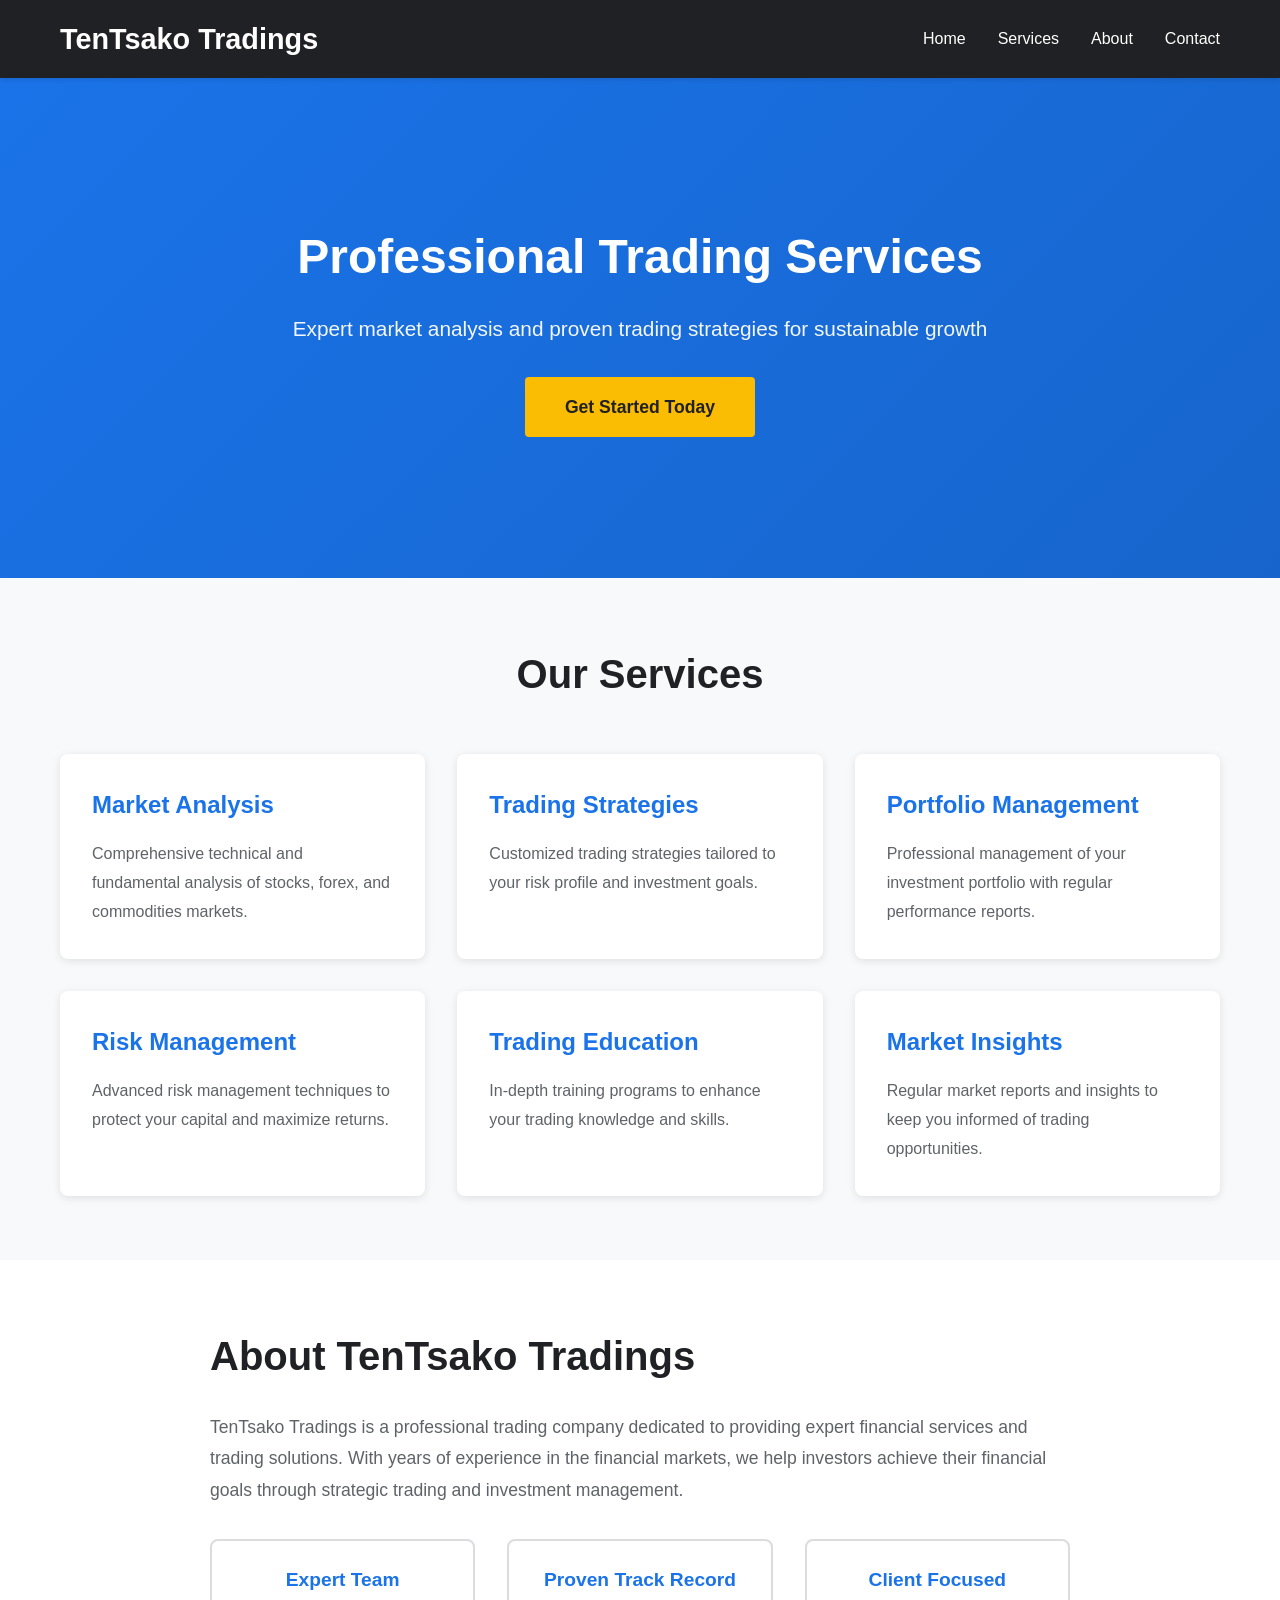
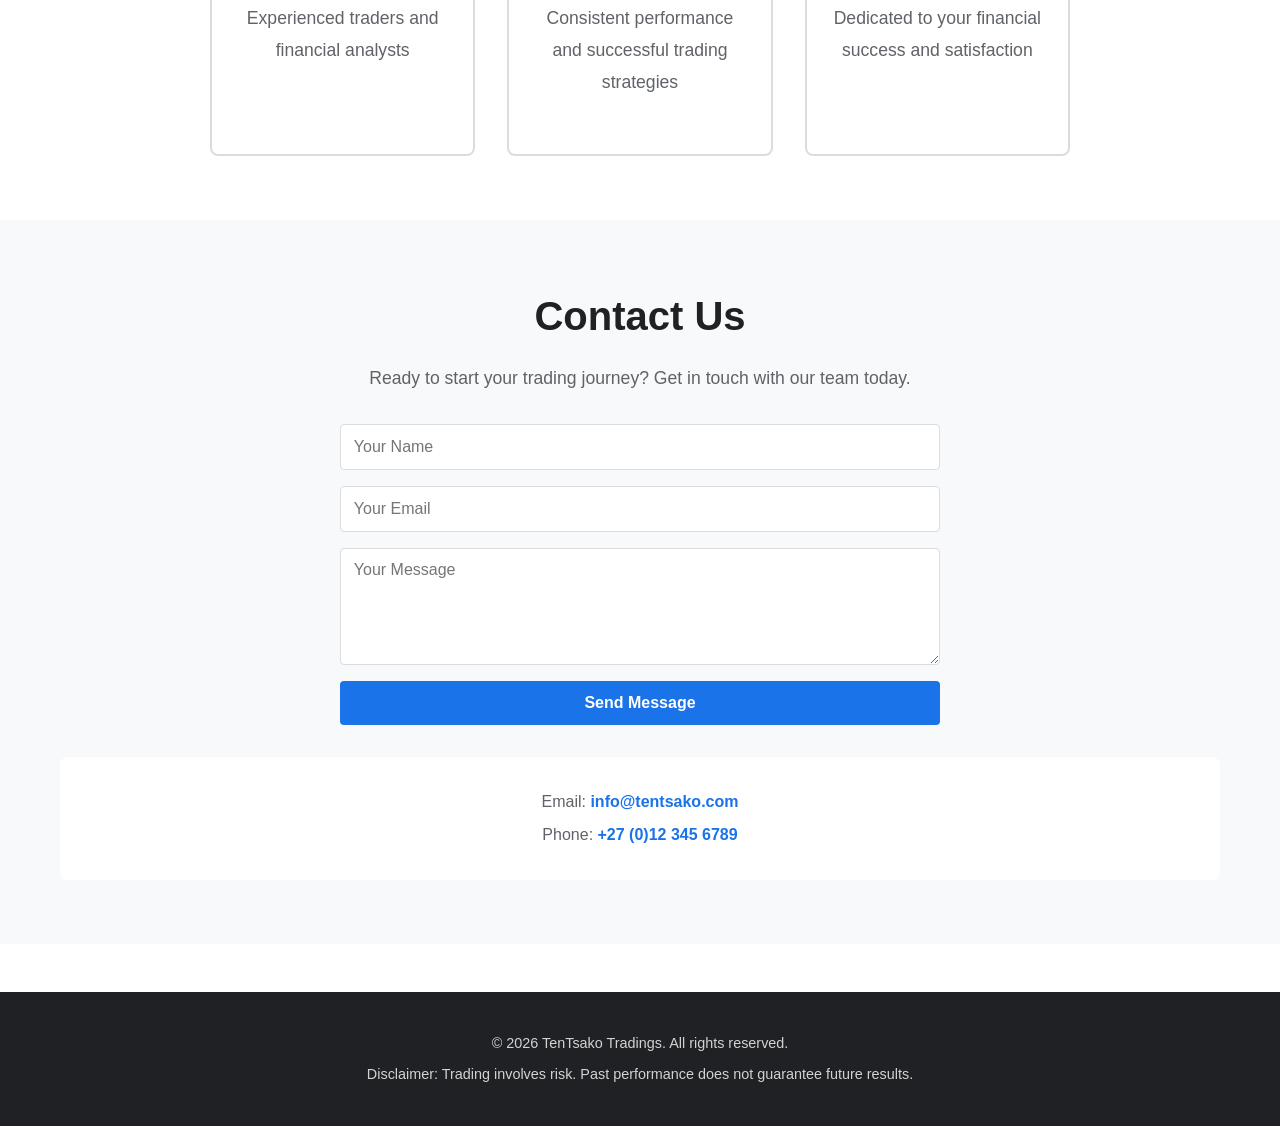
<file: index.html>
<!DOCTYPE html>
<html lang="en">
<head>
    <meta charset="UTF-8">
    <meta name="viewport" content="width=device-width, initial-scale=1.0">
    <meta name="description" content="TenTsako Tradings - Professional trading services and financial solutions. Expert analysis, market insights, and trading strategies for investors.">
    <meta name="keywords" content="trading, investments, financial services, market analysis, trading strategies, stocks, forex, commodities">
    <meta name="author" content="TenTsako Tradings">
    <meta name="robots" content="index, follow">
    <meta name="google-site-verification" content="PrsLR5v_vXcMheak1HKGZEUGN9efBjy14UYaDNEeK4Q" />
    <meta property="og:title" content="TenTsako Tradings - Professional Trading Services">
    <meta property="og:description" content="Expert trading services and financial solutions for serious investors.">
    <meta property="og:type" content="website">
    <meta property="og:image" content="https://tebogoluciabaloyi.github.io/TenTsako/assets/logo.png">
    <meta name="twitter:card" content="summary_large_image">
    <meta name="twitter:title" content="TenTsako Tradings">
    <meta name="twitter:description" content="Professional trading services and financial solutions">
    
    <title>TenTsako Tradings - Expert Trading Services & Financial Solutions</title>
    <link rel="canonical" href="https://tebogoluciabaloyi.github.io/TenTsako/">
    <link rel="stylesheet" href="styles.css">
    <link rel="icon" type="image/png" href="assets/favicon.png">
    
    <!-- Schema.org Structured Data -->
    <script type="application/ld+json">
    {
        "@context": "https://schema.org",
        "@type": "Organization",
        "name": "TenTsako Tradings",
        "url": "https://tebogoluciabaloyi.github.io/TenTsako/",
        "logo": "https://tebogoluciabaloyi.github.io/TenTsako/assets/logo.png",
        "description": "Professional trading services and financial solutions",
        "sameAs": [
            "https://www.facebook.com/tentsako",
            "https://www.twitter.com/tentsako",
            "https://www.linkedin.com/company/tentsako"
        ]
    }
    </script>
</head>
<body>
    <!-- Navigation -->
    <nav class="navbar">
        <div class="container">
            <div class="nav-brand">
                <h1>TenTsako Tradings</h1>
            </div>
            <ul class="nav-menu">
                <li><a href="#home">Home</a></li>
                <li><a href="#services">Services</a></li>
                <li><a href="#about">About</a></li>
                <li><a href="#contact">Contact</a></li>
            </ul>
        </div>
    </nav>

    <!-- Hero Section -->
    <section id="home" class="hero">
        <div class="hero-content">
            <h1>Professional Trading Services</h1>
            <p>Expert market analysis and proven trading strategies for sustainable growth</p>
            <a href="#contact" class="cta-button">Get Started Today</a>
        </div>
    </section>

    <!-- Services Section -->
    <section id="services" class="services">
        <div class="container">
            <h2>Our Services</h2>
            <div class="services-grid">
                <div class="service-card">
                    <h3>Market Analysis</h3>
                    <p>Comprehensive technical and fundamental analysis of stocks, forex, and commodities markets.</p>
                </div>
                <div class="service-card">
                    <h3>Trading Strategies</h3>
                    <p>Customized trading strategies tailored to your risk profile and investment goals.</p>
                </div>
                <div class="service-card">
                    <h3>Portfolio Management</h3>
                    <p>Professional management of your investment portfolio with regular performance reports.</p>
                </div>
                <div class="service-card">
                    <h3>Risk Management</h3>
                    <p>Advanced risk management techniques to protect your capital and maximize returns.</p>
                </div>
                <div class="service-card">
                    <h3>Trading Education</h3>
                    <p>In-depth training programs to enhance your trading knowledge and skills.</p>
                </div>
                <div class="service-card">
                    <h3>Market Insights</h3>
                    <p>Regular market reports and insights to keep you informed of trading opportunities.</p>
                </div>
            </div>
        </div>
    </section>

    <!-- About Section -->
    <section id="about" class="about">
        <div class="container">
            <h2>About TenTsako Tradings</h2>
            <p>TenTsako Tradings is a professional trading company dedicated to providing expert financial services and trading solutions. With years of experience in the financial markets, we help investors achieve their financial goals through strategic trading and investment management.</p>
            <div class="about-features">
                <div class="feature">
                    <h4>Expert Team</h4>
                    <p>Experienced traders and financial analysts</p>
                </div>
                <div class="feature">
                    <h4>Proven Track Record</h4>
                    <p>Consistent performance and successful trading strategies</p>
                </div>
                <div class="feature">
                    <h4>Client Focused</h4>
                    <p>Dedicated to your financial success and satisfaction</p>
                </div>
            </div>
        </div>
    </section>

    <!-- Contact Section -->
    <section id="contact" class="contact">
        <div class="container">
            <h2>Contact Us</h2>
            <p>Ready to start your trading journey? Get in touch with our team today.</p>
            <form class="contact-form">
                <input type="text" placeholder="Your Name" required>
                <input type="email" placeholder="Your Email" required>
                <textarea placeholder="Your Message" rows="5" required></textarea>
                <button type="submit" class="submit-btn">Send Message</button>
            </form>
            <div class="contact-info">
                <p>Email: <a href="mailto:info@tentsako.com">info@tentsako.com</a></p>
                <p>Phone: <a href="tel:+27123456789">+27 (0)12 345 6789</a></p>
            </div>
        </div>
    </section>

    <!-- Footer -->
    <footer>
        <div class="container">
            <p>&copy; 2026 TenTsako Tradings. All rights reserved.</p>
            <p>Disclaimer: Trading involves risk. Past performance does not guarantee future results.</p>
        </div>
    </footer>

    <script src="script.js"></script>
</body>
</html>
</file>
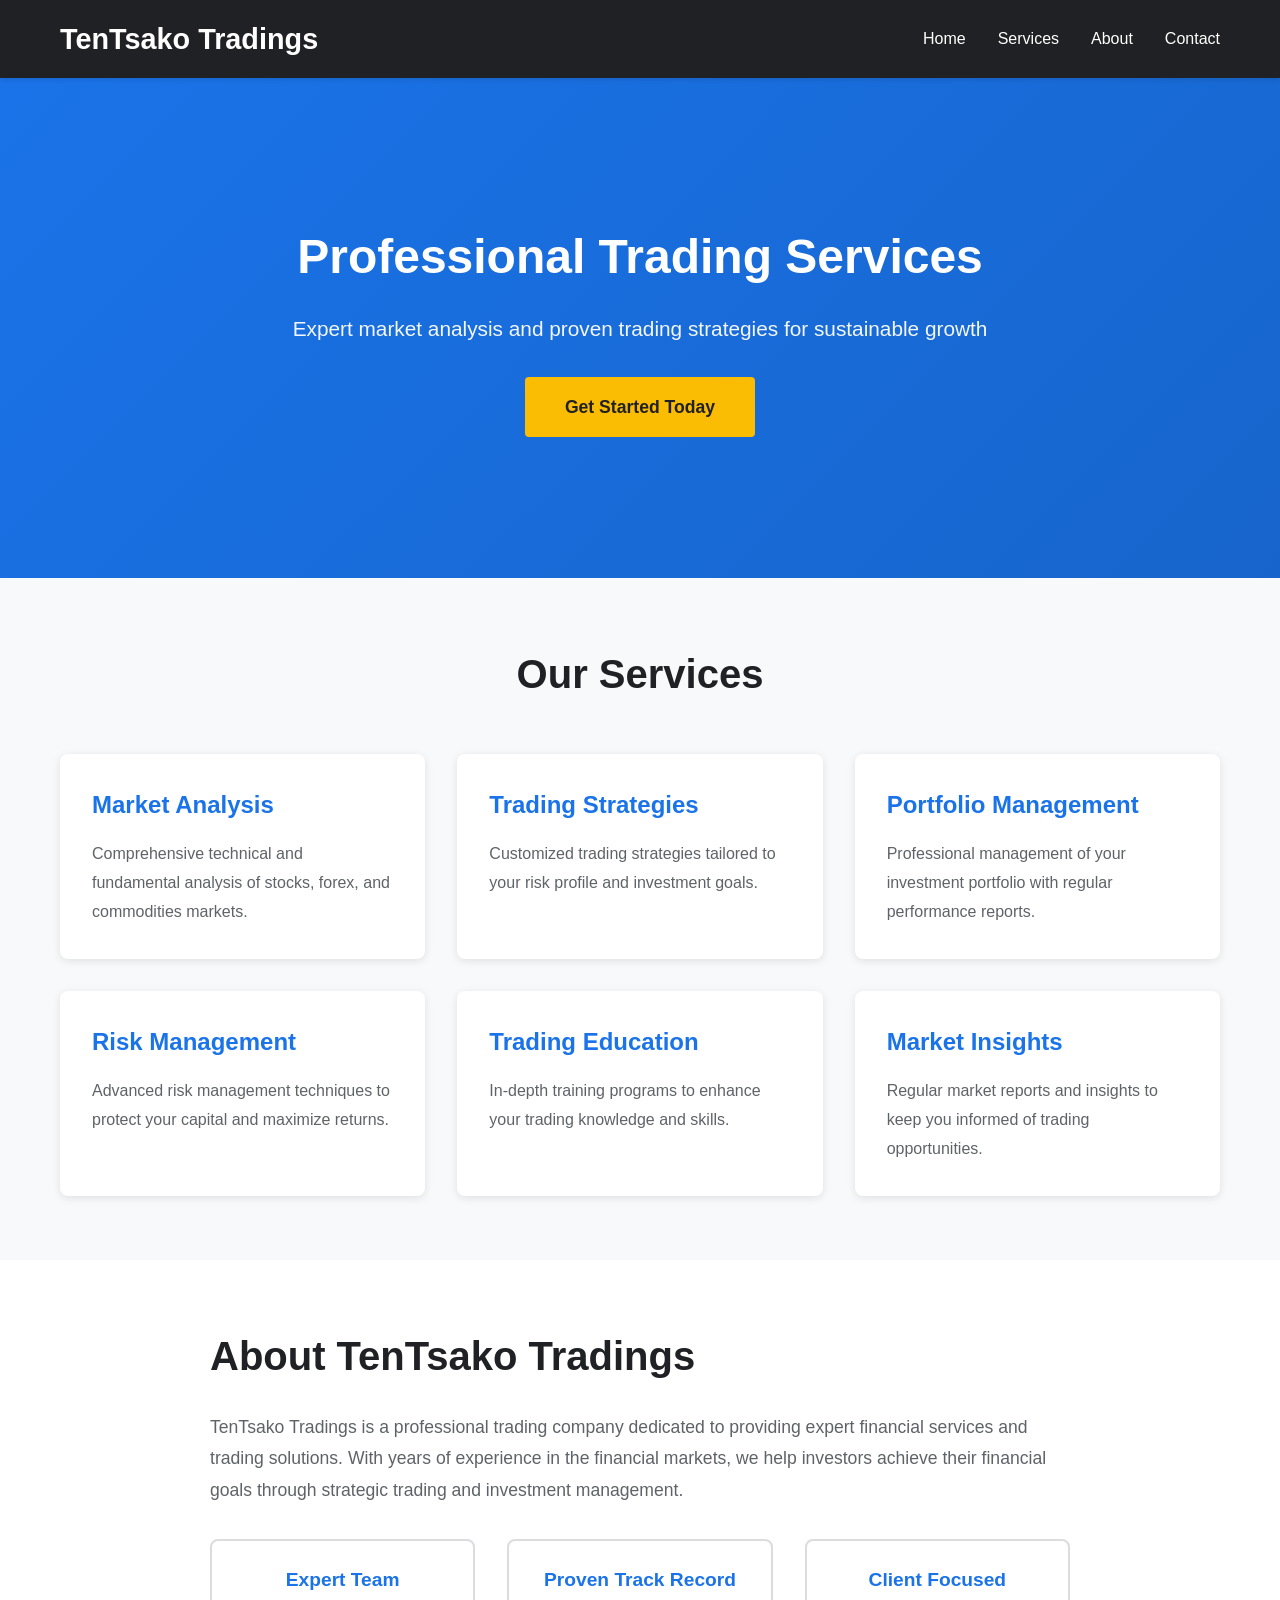
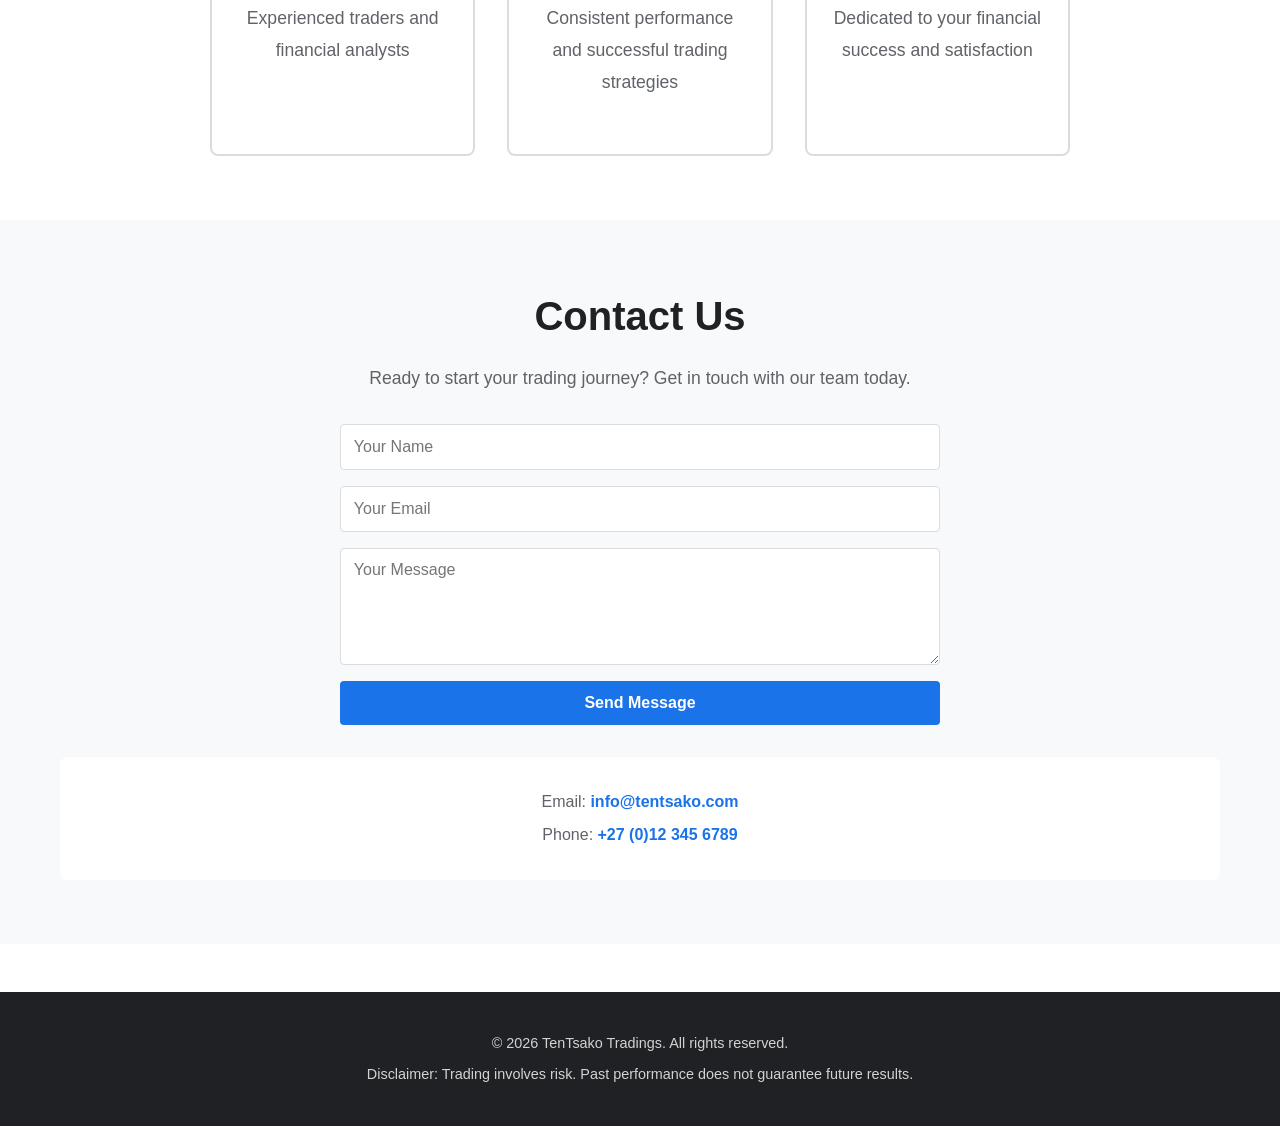
<file: docs/index.html>
<!DOCTYPE html>
<html lang="en">
<head>
    <meta charset="UTF-8">
    <meta name="viewport" content="width=device-width, initial-scale=1.0">
    <meta name="description" content="TenTsako Tradings - Professional trading services and financial solutions. Expert analysis, market insights, and trading strategies for investors.">
    <meta name="keywords" content="trading, investments, financial services, market analysis, trading strategies, stocks, forex, commodities">
    <meta name="author" content="TenTsako Tradings">
    <meta name="robots" content="index, follow">
    <meta property="og:title" content="TenTsako Tradings - Professional Trading Services">
    <meta property="og:description" content="Expert trading services and financial solutions for serious investors.">
    <meta property="og:type" content="website">
    <meta property="og:image" content="https://tebogoluciabaloyi.github.io/TenTsako/assets/logo.png">
    <meta name="twitter:card" content="summary_large_image">
    <meta name="twitter:title" content="TenTsako Tradings">
    <meta name="twitter:description" content="Professional trading services and financial solutions">
    
    <title>TenTsako Tradings - Expert Trading Services & Financial Solutions</title>
    <link rel="canonical" href="https://tebogoluciabaloyi.github.io/TenTsako/">
    <link rel="stylesheet" href="styles.css">
    <link rel="icon" type="image/png" href="assets/favicon.png">
    
    <!-- Schema.org Structured Data -->
    <script type="application/ld+json">
    {
        "@context": "https://schema.org",
        "@type": "Organization",
        "name": "TenTsako Tradings",
        "url": "https://tebogoluciabaloyi.github.io/TenTsako/",
        "logo": "https://tebogoluciabaloyi.github.io/TenTsako/assets/logo.png",
        "description": "Professional trading services and financial solutions",
        "sameAs": [
            "https://www.facebook.com/tentsako",
            "https://www.twitter.com/tentsako",
            "https://www.linkedin.com/company/tentsako"
        ]
    }
    </script>
</head>
<body>
    <!-- Navigation -->
    <nav class="navbar">
        <div class="container">
            <div class="nav-brand">
                <h1>TenTsako Tradings</h1>
            </div>
            <ul class="nav-menu">
                <li><a href="#home">Home</a></li>
                <li><a href="#services">Services</a></li>
                <li><a href="#about">About</a></li>
                <li><a href="#contact">Contact</a></li>
            </ul>
        </div>
    </nav>

    <!-- Hero Section -->
    <section id="home" class="hero">
        <div class="hero-content">
            <h1>Professional Trading Services</h1>
            <p>Expert market analysis and proven trading strategies for sustainable growth</p>
            <a href="#contact" class="cta-button">Get Started Today</a>
        </div>
    </section>

    <!-- Services Section -->
    <section id="services" class="services">
        <div class="container">
            <h2>Our Services</h2>
            <div class="services-grid">
                <div class="service-card">
                    <h3>Market Analysis</h3>
                    <p>Comprehensive technical and fundamental analysis of stocks, forex, and commodities markets.</p>
                </div>
                <div class="service-card">
                    <h3>Trading Strategies</h3>
                    <p>Customized trading strategies tailored to your risk profile and investment goals.</p>
                </div>
                <div class="service-card">
                    <h3>Portfolio Management</h3>
                    <p>Professional management of your investment portfolio with regular performance reports.</p>
                </div>
                <div class="service-card">
                    <h3>Risk Management</h3>
                    <p>Advanced risk management techniques to protect your capital and maximize returns.</p>
                </div>
                <div class="service-card">
                    <h3>Trading Education</h3>
                    <p>In-depth training programs to enhance your trading knowledge and skills.</p>
                </div>
                <div class="service-card">
                    <h3>Market Insights</h3>
                    <p>Regular market reports and insights to keep you informed of trading opportunities.</p>
                </div>
            </div>
        </div>
    </section>

    <!-- About Section -->
    <section id="about" class="about">
        <div class="container">
            <h2>About TenTsako Tradings</h2>
            <p>TenTsako Tradings is a professional trading company dedicated to providing expert financial services and trading solutions. With years of experience in the financial markets, we help investors achieve their financial goals through strategic trading and investment management.</p>
            <div class="about-features">
                <div class="feature">
                    <h4>Expert Team</h4>
                    <p>Experienced traders and financial analysts</p>
                </div>
                <div class="feature">
                    <h4>Proven Track Record</h4>
                    <p>Consistent performance and successful trading strategies</p>
                </div>
                <div class="feature">
                    <h4>Client Focused</h4>
                    <p>Dedicated to your financial success and satisfaction</p>
                </div>
            </div>
        </div>
    </section>

    <!-- Contact Section -->
    <section id="contact" class="contact">
        <div class="container">
            <h2>Contact Us</h2>
            <p>Ready to start your trading journey? Get in touch with our team today.</p>
            <form class="contact-form">
                <input type="text" placeholder="Your Name" required>
                <input type="email" placeholder="Your Email" required>
                <textarea placeholder="Your Message" rows="5" required></textarea>
                <button type="submit" class="submit-btn">Send Message</button>
            </form>
            <div class="contact-info">
                <p>Email: <a href="mailto:info@tentsako.com">info@tentsako.com</a></p>
                <p>Phone: <a href="tel:+27123456789">+27 (0)12 345 6789</a></p>
            </div>
        </div>
    </section>

    <!-- Footer -->
    <footer>
        <div class="container">
            <p>&copy; 2026 TenTsako Tradings. All rights reserved.</p>
            <p>Disclaimer: Trading involves risk. Past performance does not guarantee future results.</p>
        </div>
    </footer>

    <script src="script.js"></script>
</body>
</html>
</file>
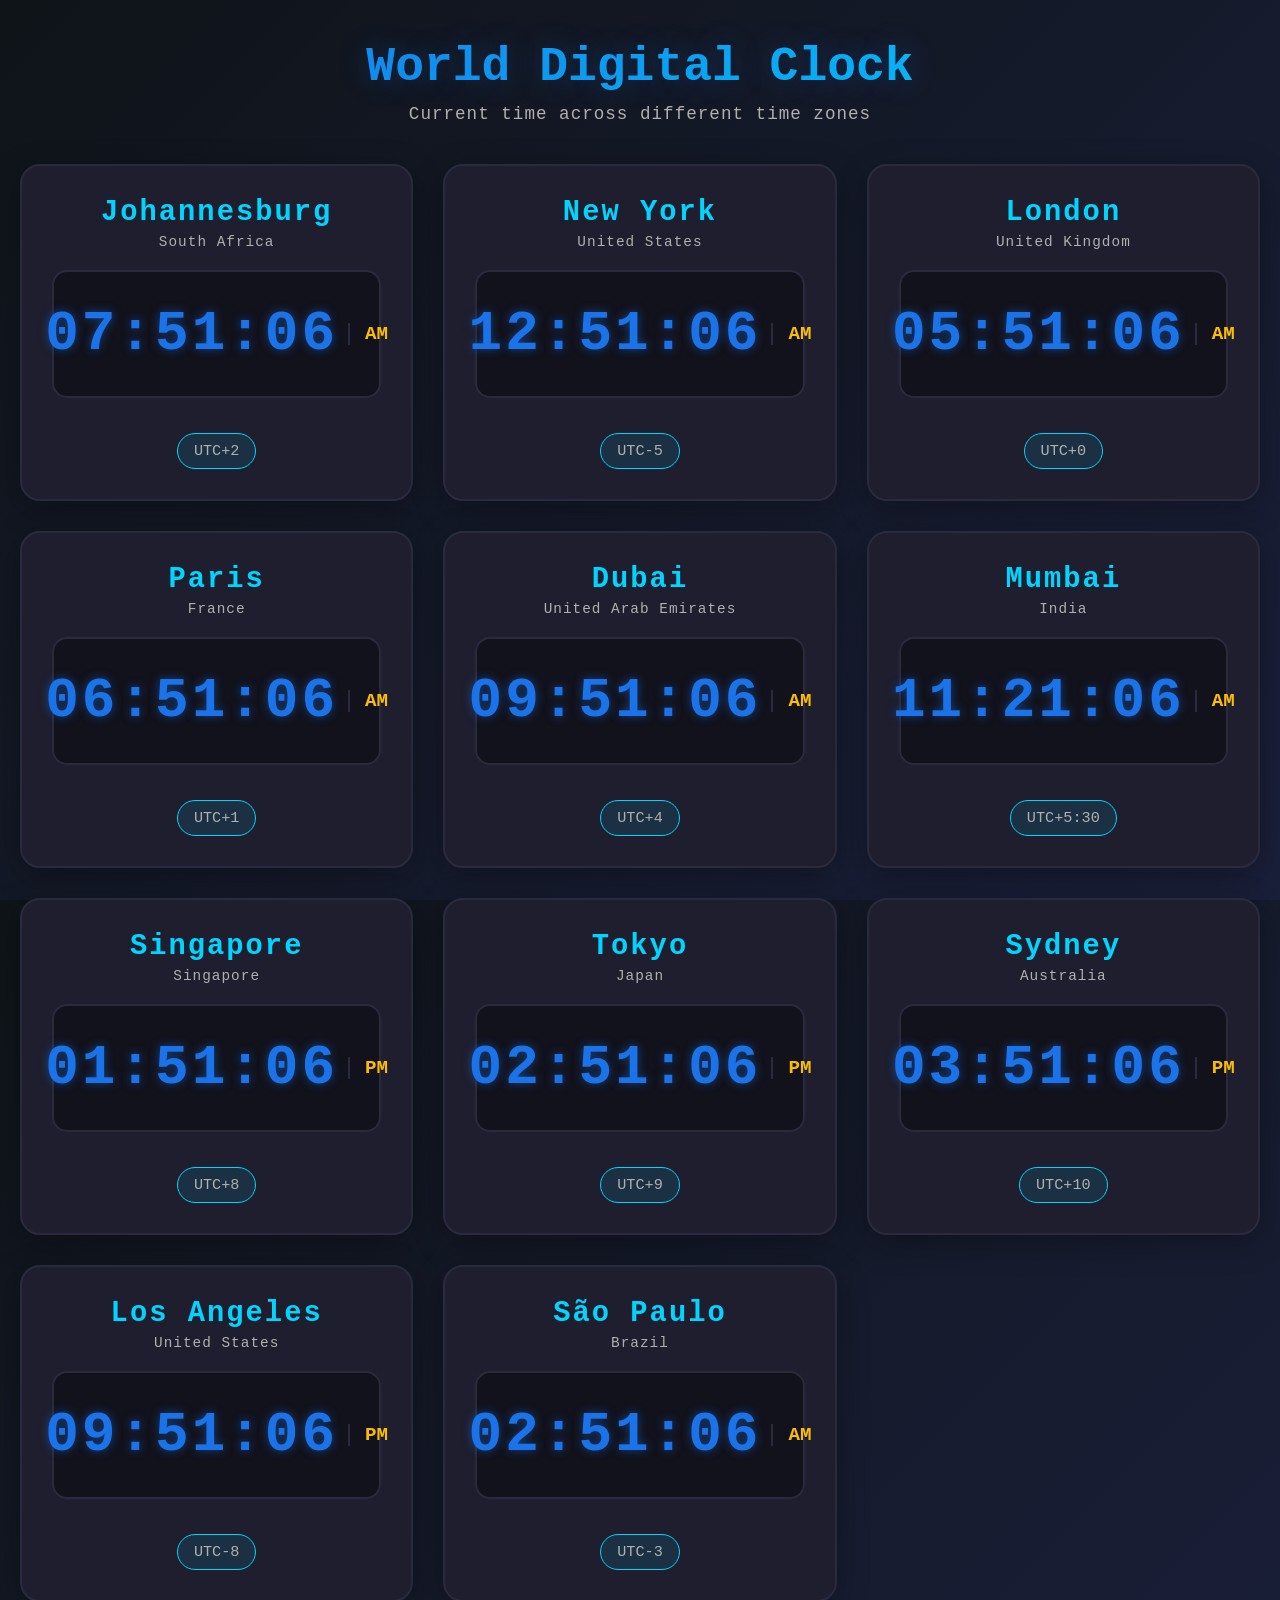
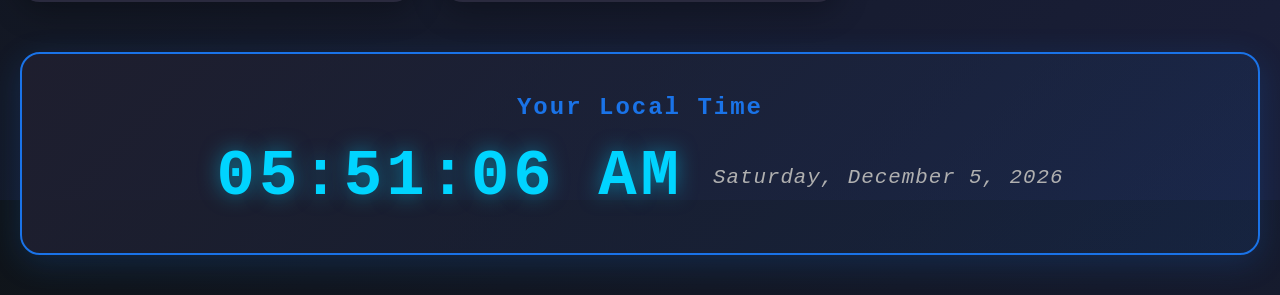
<file: docs/clock.html>
<!DOCTYPE html>
<html lang="en">
<head>
    <meta charset="UTF-8">
    <meta name="viewport" content="width=device-width, initial-scale=1.0">
    <title>Digital Clock - Multiple Time Zones</title>
    <link rel="stylesheet" href="clock-styles.css">
</head>
<body>
    <div class="container">
        <h1>World Digital Clock</h1>
        <p class="subtitle">Current time across different time zones</p>

        <div class="clocks-grid">
            <!-- South Africa - Johannesburg -->
            <div class="clock-card">
                <div class="timezone-name">
                    <span class="city">Johannesburg</span>
                    <span class="country">South Africa</span>
                </div>
                <div class="digital-clock" id="clock-sa">
                    <span class="time">00:00:00</span>
                    <span class="period">AM</span>
                </div>
                <div class="timezone-offset" id="offset-sa">UTC+2</div>
            </div>

            <!-- United States - New York -->
            <div class="clock-card">
                <div class="timezone-name">
                    <span class="city">New York</span>
                    <span class="country">United States</span>
                </div>
                <div class="digital-clock" id="clock-ny">
                    <span class="time">00:00:00</span>
                    <span class="period">AM</span>
                </div>
                <div class="timezone-offset" id="offset-ny">UTC-5</div>
            </div>

            <!-- United Kingdom - London -->
            <div class="clock-card">
                <div class="timezone-name">
                    <span class="city">London</span>
                    <span class="country">United Kingdom</span>
                </div>
                <div class="digital-clock" id="clock-uk">
                    <span class="time">00:00:00</span>
                    <span class="period">AM</span>
                </div>
                <div class="timezone-offset" id="offset-uk">UTC+0</div>
            </div>

            <!-- Europe - Paris -->
            <div class="clock-card">
                <div class="timezone-name">
                    <span class="city">Paris</span>
                    <span class="country">France</span>
                </div>
                <div class="digital-clock" id="clock-paris">
                    <span class="time">00:00:00</span>
                    <span class="period">AM</span>
                </div>
                <div class="timezone-offset" id="offset-paris">UTC+1</div>
            </div>

            <!-- Middle East - Dubai -->
            <div class="clock-card">
                <div class="timezone-name">
                    <span class="city">Dubai</span>
                    <span class="country">United Arab Emirates</span>
                </div>
                <div class="digital-clock" id="clock-dubai">
                    <span class="time">00:00:00</span>
                    <span class="period">AM</span>
                </div>
                <div class="timezone-offset" id="offset-dubai">UTC+4</div>
            </div>

            <!-- Asia - India -->
            <div class="clock-card">
                <div class="timezone-name">
                    <span class="city">Mumbai</span>
                    <span class="country">India</span>
                </div>
                <div class="digital-clock" id="clock-india">
                    <span class="time">00:00:00</span>
                    <span class="period">AM</span>
                </div>
                <div class="timezone-offset" id="offset-india">UTC+5:30</div>
            </div>

            <!-- Asia - Singapore -->
            <div class="clock-card">
                <div class="timezone-name">
                    <span class="city">Singapore</span>
                    <span class="country">Singapore</span>
                </div>
                <div class="digital-clock" id="clock-singapore">
                    <span class="time">00:00:00</span>
                    <span class="period">AM</span>
                </div>
                <div class="timezone-offset" id="offset-singapore">UTC+8</div>
            </div>

            <!-- Asia - Tokyo -->
            <div class="clock-card">
                <div class="timezone-name">
                    <span class="city">Tokyo</span>
                    <span class="country">Japan</span>
                </div>
                <div class="digital-clock" id="clock-tokyo">
                    <span class="time">00:00:00</span>
                    <span class="period">AM</span>
                </div>
                <div class="timezone-offset" id="offset-tokyo">UTC+9</div>
            </div>

            <!-- Australia - Sydney -->
            <div class="clock-card">
                <div class="timezone-name">
                    <span class="city">Sydney</span>
                    <span class="country">Australia</span>
                </div>
                <div class="digital-clock" id="clock-sydney">
                    <span class="time">00:00:00</span>
                    <span class="period">AM</span>
                </div>
                <div class="timezone-offset" id="offset-sydney">UTC+10</div>
            </div>

            <!-- USA - Los Angeles -->
            <div class="clock-card">
                <div class="timezone-name">
                    <span class="city">Los Angeles</span>
                    <span class="country">United States</span>
                </div>
                <div class="digital-clock" id="clock-la">
                    <span class="time">00:00:00</span>
                    <span class="period">AM</span>
                </div>
                <div class="timezone-offset" id="offset-la">UTC-8</div>
            </div>

            <!-- Brazil - São Paulo -->
            <div class="clock-card">
                <div class="timezone-name">
                    <span class="city">São Paulo</span>
                    <span class="country">Brazil</span>
                </div>
                <div class="digital-clock" id="clock-saopaulo">
                    <span class="time">00:00:00</span>
                    <span class="period">AM</span>
                </div>
                <div class="timezone-offset" id="offset-saopaulo">UTC-3</div>
            </div>
        </div>

        <div class="local-time-box">
            <h2>Your Local Time</h2>
            <div class="local-clock">
                <span class="local-time">00:00:00</span>
                <span class="local-date" id="local-date"></span>
            </div>
        </div>
    </div>

    <script src="clock-script.js"></script>
</body>
</html>
</file>
<file: styles.css>
/* Global Styles */
* {
    margin: 0;
    padding: 0;
    box-sizing: border-box;
}

:root {
    --primary-color: #1a73e8;
    --secondary-color: #fbbc04;
    --dark-color: #202124;
    --light-color: #f8f9fa;
    --text-color: #3c4043;
    --border-color: #dadce0;
}

body {
    font-family: 'Segoe UI', Tahoma, Geneva, Verdana, sans-serif;
    line-height: 1.6;
    color: var(--text-color);
    background-color: #ffffff;
}

.container {
    max-width: 1200px;
    margin: 0 auto;
    padding: 0 20px;
}

/* Navigation */
.navbar {
    background-color: var(--dark-color);
    color: white;
    padding: 1rem 0;
    position: sticky;
    top: 0;
    z-index: 100;
    box-shadow: 0 2px 4px rgba(0,0,0,0.1);
}

.navbar .container {
    display: flex;
    justify-content: space-between;
    align-items: center;
}

.nav-brand h1 {
    font-size: 1.8rem;
    font-weight: 700;
}

.nav-menu {
    list-style: none;
    display: flex;
    gap: 2rem;
}

.nav-menu a {
    color: white;
    text-decoration: none;
    transition: color 0.3s;
    font-weight: 500;
}

.nav-menu a:hover {
    color: var(--secondary-color);
}

/* Hero Section */
.hero {
    background: linear-gradient(135deg, var(--primary-color) 0%, #1765cc 100%);
    color: white;
    padding: 6rem 2rem;
    text-align: center;
    min-height: 500px;
    display: flex;
    align-items: center;
    justify-content: center;
}

.hero-content h1 {
    font-size: 3rem;
    margin-bottom: 1rem;
    font-weight: 700;
}

.hero-content p {
    font-size: 1.3rem;
    margin-bottom: 2rem;
    opacity: 0.95;
}

.cta-button {
    display: inline-block;
    background-color: var(--secondary-color);
    color: var(--dark-color);
    padding: 1rem 2.5rem;
    text-decoration: none;
    border-radius: 4px;
    font-weight: 600;
    font-size: 1.1rem;
    transition: all 0.3s;
}

.cta-button:hover {
    background-color: #f9ab00;
    transform: translateY(-2px);
    box-shadow: 0 4px 12px rgba(0,0,0,0.15);
}

/* Services Section */
.services {
    padding: 4rem 2rem;
    background-color: var(--light-color);
}

.services h2 {
    text-align: center;
    font-size: 2.5rem;
    margin-bottom: 3rem;
    color: var(--dark-color);
}

.services-grid {
    display: grid;
    grid-template-columns: repeat(auto-fit, minmax(300px, 1fr));
    gap: 2rem;
}

.service-card {
    background-color: white;
    padding: 2rem;
    border-radius: 8px;
    box-shadow: 0 2px 8px rgba(0,0,0,0.1);
    transition: all 0.3s;
}

.service-card:hover {
    box-shadow: 0 4px 16px rgba(0,0,0,0.15);
    transform: translateY(-4px);
}

.service-card h3 {
    color: var(--primary-color);
    margin-bottom: 1rem;
    font-size: 1.5rem;
}

.service-card p {
    color: #5f6368;
    line-height: 1.8;
}

/* About Section */
.about {
    padding: 4rem 2rem;
    background-color: white;
}

.about .container {
    max-width: 900px;
}

.about h2 {
    font-size: 2.5rem;
    margin-bottom: 1.5rem;
    color: var(--dark-color);
}

.about p {
    font-size: 1.1rem;
    line-height: 1.8;
    margin-bottom: 2rem;
    color: #5f6368;
}

.about-features {
    display: grid;
    grid-template-columns: repeat(auto-fit, minmax(250px, 1fr));
    gap: 2rem;
    margin-top: 2rem;
}

.feature {
    text-align: center;
    padding: 1.5rem;
    border: 2px solid var(--border-color);
    border-radius: 8px;
    transition: all 0.3s;
}

.feature:hover {
    border-color: var(--primary-color);
    background-color: var(--light-color);
}

.feature h4 {
    color: var(--primary-color);
    margin-bottom: 0.5rem;
    font-size: 1.2rem;
}

/* Contact Section */
.contact {
    padding: 4rem 2rem;
    background-color: var(--light-color);
}

.contact h2 {
    text-align: center;
    font-size: 2.5rem;
    margin-bottom: 1rem;
    color: var(--dark-color);
}

.contact > .container > p {
    text-align: center;
    font-size: 1.1rem;
    margin-bottom: 2rem;
    color: #5f6368;
}

.contact-form {
    max-width: 600px;
    margin: 2rem auto;
    display: flex;
    flex-direction: column;
    gap: 1rem;
}

.contact-form input,
.contact-form textarea {
    padding: 0.8rem;
    border: 1px solid var(--border-color);
    border-radius: 4px;
    font-family: inherit;
    font-size: 1rem;
    transition: border-color 0.3s;
}

.contact-form input:focus,
.contact-form textarea:focus {
    outline: none;
    border-color: var(--primary-color);
    box-shadow: 0 0 0 3px rgba(26, 115, 232, 0.1);
}

.submit-btn {
    background-color: var(--primary-color);
    color: white;
    padding: 0.8rem;
    border: none;
    border-radius: 4px;
    font-weight: 600;
    cursor: pointer;
    font-size: 1rem;
    transition: all 0.3s;
}

.submit-btn:hover {
    background-color: #1765cc;
    box-shadow: 0 4px 12px rgba(26, 115, 232, 0.3);
}

.contact-info {
    text-align: center;
    margin-top: 2rem;
    padding: 1.5rem;
    background-color: white;
    border-radius: 8px;
}

.contact-info p {
    margin: 0.5rem 0;
    color: #5f6368;
}

.contact-info a {
    color: var(--primary-color);
    text-decoration: none;
    font-weight: 600;
}

.contact-info a:hover {
    text-decoration: underline;
}

/* Footer */
footer {
    background-color: var(--dark-color);
    color: white;
    text-align: center;
    padding: 2rem;
    margin-top: 3rem;
}

footer p {
    margin: 0.5rem 0;
    font-size: 0.9rem;
    opacity: 0.8;
}

/* Responsive Design */
@media (max-width: 768px) {
    .nav-menu {
        gap: 1rem;
    }

    .hero-content h1 {
        font-size: 2rem;
    }

    .hero-content p {
        font-size: 1rem;
    }

    .services h2,
    .about h2,
    .contact h2 {
        font-size: 2rem;
    }

    .services-grid {
        grid-template-columns: 1fr;
    }
}

@media (max-width: 480px) {
    .nav-menu {
        flex-direction: column;
        gap: 0.5rem;
    }

    .hero-content h1 {
        font-size: 1.5rem;
    }

    .hero {
        padding: 3rem 1rem;
        min-height: 300px;
    }

    .cta-button {
        padding: 0.8rem 2rem;
        font-size: 1rem;
    }
}
</file>
<file: docs/styles.css>
/* Global Styles */
* {
    margin: 0;
    padding: 0;
    box-sizing: border-box;
}

:root {
    --primary-color: #1a73e8;
    --secondary-color: #fbbc04;
    --dark-color: #202124;
    --light-color: #f8f9fa;
    --text-color: #3c4043;
    --border-color: #dadce0;
}

body {
    font-family: 'Segoe UI', Tahoma, Geneva, Verdana, sans-serif;
    line-height: 1.6;
    color: var(--text-color);
    background-color: #ffffff;
}

.container {
    max-width: 1200px;
    margin: 0 auto;
    padding: 0 20px;
}

/* Navigation */
.navbar {
    background-color: var(--dark-color);
    color: white;
    padding: 1rem 0;
    position: sticky;
    top: 0;
    z-index: 100;
    box-shadow: 0 2px 4px rgba(0,0,0,0.1);
}

.navbar .container {
    display: flex;
    justify-content: space-between;
    align-items: center;
}

.nav-brand h1 {
    font-size: 1.8rem;
    font-weight: 700;
}

.nav-menu {
    list-style: none;
    display: flex;
    gap: 2rem;
}

.nav-menu a {
    color: white;
    text-decoration: none;
    transition: color 0.3s;
    font-weight: 500;
}

.nav-menu a:hover {
    color: var(--secondary-color);
}

/* Hero Section */
.hero {
    background: linear-gradient(135deg, var(--primary-color) 0%, #1765cc 100%);
    color: white;
    padding: 6rem 2rem;
    text-align: center;
    min-height: 500px;
    display: flex;
    align-items: center;
    justify-content: center;
}

.hero-content h1 {
    font-size: 3rem;
    margin-bottom: 1rem;
    font-weight: 700;
}

.hero-content p {
    font-size: 1.3rem;
    margin-bottom: 2rem;
    opacity: 0.95;
}

.cta-button {
    display: inline-block;
    background-color: var(--secondary-color);
    color: var(--dark-color);
    padding: 1rem 2.5rem;
    text-decoration: none;
    border-radius: 4px;
    font-weight: 600;
    font-size: 1.1rem;
    transition: all 0.3s;
}

.cta-button:hover {
    background-color: #f9ab00;
    transform: translateY(-2px);
    box-shadow: 0 4px 12px rgba(0,0,0,0.15);
}

/* Services Section */
.services {
    padding: 4rem 2rem;
    background-color: var(--light-color);
}

.services h2 {
    text-align: center;
    font-size: 2.5rem;
    margin-bottom: 3rem;
    color: var(--dark-color);
}

.services-grid {
    display: grid;
    grid-template-columns: repeat(auto-fit, minmax(300px, 1fr));
    gap: 2rem;
}

.service-card {
    background-color: white;
    padding: 2rem;
    border-radius: 8px;
    box-shadow: 0 2px 8px rgba(0,0,0,0.1);
    transition: all 0.3s;
}

.service-card:hover {
    box-shadow: 0 4px 16px rgba(0,0,0,0.15);
    transform: translateY(-4px);
}

.service-card h3 {
    color: var(--primary-color);
    margin-bottom: 1rem;
    font-size: 1.5rem;
}

.service-card p {
    color: #5f6368;
    line-height: 1.8;
}

/* About Section */
.about {
    padding: 4rem 2rem;
    background-color: white;
}

.about .container {
    max-width: 900px;
}

.about h2 {
    font-size: 2.5rem;
    margin-bottom: 1.5rem;
    color: var(--dark-color);
}

.about p {
    font-size: 1.1rem;
    line-height: 1.8;
    margin-bottom: 2rem;
    color: #5f6368;
}

.about-features {
    display: grid;
    grid-template-columns: repeat(auto-fit, minmax(250px, 1fr));
    gap: 2rem;
    margin-top: 2rem;
}

.feature {
    text-align: center;
    padding: 1.5rem;
    border: 2px solid var(--border-color);
    border-radius: 8px;
    transition: all 0.3s;
}

.feature:hover {
    border-color: var(--primary-color);
    background-color: var(--light-color);
}

.feature h4 {
    color: var(--primary-color);
    margin-bottom: 0.5rem;
    font-size: 1.2rem;
}

/* Contact Section */
.contact {
    padding: 4rem 2rem;
    background-color: var(--light-color);
}

.contact h2 {
    text-align: center;
    font-size: 2.5rem;
    margin-bottom: 1rem;
    color: var(--dark-color);
}

.contact > .container > p {
    text-align: center;
    font-size: 1.1rem;
    margin-bottom: 2rem;
    color: #5f6368;
}

.contact-form {
    max-width: 600px;
    margin: 2rem auto;
    display: flex;
    flex-direction: column;
    gap: 1rem;
}

.contact-form input,
.contact-form textarea {
    padding: 0.8rem;
    border: 1px solid var(--border-color);
    border-radius: 4px;
    font-family: inherit;
    font-size: 1rem;
    transition: border-color 0.3s;
}

.contact-form input:focus,
.contact-form textarea:focus {
    outline: none;
    border-color: var(--primary-color);
    box-shadow: 0 0 0 3px rgba(26, 115, 232, 0.1);
}

.submit-btn {
    background-color: var(--primary-color);
    color: white;
    padding: 0.8rem;
    border: none;
    border-radius: 4px;
    font-weight: 600;
    cursor: pointer;
    font-size: 1rem;
    transition: all 0.3s;
}

.submit-btn:hover {
    background-color: #1765cc;
    box-shadow: 0 4px 12px rgba(26, 115, 232, 0.3);
}

.contact-info {
    text-align: center;
    margin-top: 2rem;
    padding: 1.5rem;
    background-color: white;
    border-radius: 8px;
}

.contact-info p {
    margin: 0.5rem 0;
    color: #5f6368;
}

.contact-info a {
    color: var(--primary-color);
    text-decoration: none;
    font-weight: 600;
}

.contact-info a:hover {
    text-decoration: underline;
}

/* Footer */
footer {
    background-color: var(--dark-color);
    color: white;
    text-align: center;
    padding: 2rem;
    margin-top: 3rem;
}

footer p {
    margin: 0.5rem 0;
    font-size: 0.9rem;
    opacity: 0.8;
}

/* Responsive Design */
@media (max-width: 768px) {
    .nav-menu {
        gap: 1rem;
    }

    .hero-content h1 {
        font-size: 2rem;
    }

    .hero-content p {
        font-size: 1rem;
    }

    .services h2,
    .about h2,
    .contact h2 {
        font-size: 2rem;
    }

    .services-grid {
        grid-template-columns: 1fr;
    }
}

@media (max-width: 480px) {
    .nav-menu {
        flex-direction: column;
        gap: 0.5rem;
    }

    .hero-content h1 {
        font-size: 1.5rem;
    }

    .hero {
        padding: 3rem 1rem;
        min-height: 300px;
    }

    .cta-button {
        padding: 0.8rem 2rem;
        font-size: 1rem;
    }
}
</file>
<file: docs/clock-styles.css>
/* Global Styles */
* {
    margin: 0;
    padding: 0;
    box-sizing: border-box;
}

:root {
    --primary-color: #1a73e8;
    --secondary-color: #fbbc04;
    --dark-bg: #0f1419;
    --card-bg: #1e1e2e;
    --text-primary: #ffffff;
    --text-secondary: #b0b0b0;
    --border-color: #2a2a3e;
    --accent-color: #00d4ff;
}

html, body {
    width: 100%;
    height: 100%;
}

body {
    font-family: 'Courier New', 'Courier', monospace;
    background: linear-gradient(135deg, var(--dark-bg) 0%, #1a1f3a 100%);
    color: var(--text-primary);
    overflow-x: hidden;
}

.container {
    max-width: 1400px;
    margin: 0 auto;
    padding: 40px 20px;
}

h1 {
    text-align: center;
    font-size: 3rem;
    margin-bottom: 10px;
    background: linear-gradient(135deg, var(--primary-color), var(--accent-color));
    -webkit-background-clip: text;
    -webkit-text-fill-color: transparent;
    background-clip: text;
    text-shadow: 0 0 30px rgba(26, 115, 232, 0.3);
    animation: glow 2s ease-in-out infinite;
}

.subtitle {
    text-align: center;
    color: var(--text-secondary);
    margin-bottom: 40px;
    font-size: 1.1rem;
    letter-spacing: 1px;
}

@keyframes glow {
    0%, 100% {
        text-shadow: 0 0 20px rgba(26, 115, 232, 0.3);
    }
    50% {
        text-shadow: 0 0 40px rgba(26, 115, 232, 0.6);
    }
}

/* Clocks Grid */
.clocks-grid {
    display: grid;
    grid-template-columns: repeat(auto-fit, minmax(300px, 1fr));
    gap: 30px;
    margin-bottom: 50px;
}

/* Clock Card */
.clock-card {
    background: var(--card-bg);
    border: 2px solid var(--border-color);
    border-radius: 20px;
    padding: 30px;
    text-align: center;
    transition: all 0.3s ease;
    box-shadow: 0 8px 32px rgba(0, 0, 0, 0.3);
    position: relative;
    overflow: hidden;
}

.clock-card::before {
    content: '';
    position: absolute;
    top: 0;
    left: -100%;
    width: 100%;
    height: 100%;
    background: linear-gradient(90deg, transparent, rgba(0, 212, 255, 0.1), transparent);
    transition: left 0.5s;
}

.clock-card:hover::before {
    left: 100%;
}

.clock-card:hover {
    border-color: var(--primary-color);
    transform: translateY(-10px);
    box-shadow: 0 16px 48px rgba(26, 115, 232, 0.3);
}

/* Timezone Name */
.timezone-name {
    margin-bottom: 20px;
}

.city {
    display: block;
    font-size: 1.8rem;
    font-weight: bold;
    color: var(--accent-color);
    margin-bottom: 5px;
    letter-spacing: 2px;
}

.country {
    display: block;
    font-size: 0.9rem;
    color: var(--text-secondary);
    letter-spacing: 1px;
}

/* Digital Clock */
.digital-clock {
    display: flex;
    justify-content: center;
    align-items: center;
    gap: 10px;
    margin: 20px 0;
    padding: 30px;
    background: rgba(0, 0, 0, 0.4);
    border-radius: 15px;
    border: 2px solid var(--border-color);
    transition: all 0.3s ease;
}

.clock-card:hover .digital-clock {
    border-color: var(--primary-color);
    background: rgba(26, 115, 232, 0.1);
}

.time {
    font-size: 3.5rem;
    font-weight: bold;
    color: var(--primary-color);
    font-family: 'Courier New', monospace;
    letter-spacing: 3px;
    text-shadow: 0 0 10px rgba(26, 115, 232, 0.5);
}

.period {
    font-size: 1.2rem;
    color: var(--secondary-color);
    font-weight: bold;
    padding-left: 10px;
    border-left: 2px solid var(--border-color);
    padding-left: 15px;
}

/* Timezone Offset */
.timezone-offset {
    font-size: 0.95rem;
    color: var(--text-secondary);
    background: rgba(0, 212, 255, 0.1);
    padding: 8px 16px;
    border-radius: 20px;
    display: inline-block;
    margin-top: 15px;
    border: 1px solid var(--accent-color);
}

/* Local Time Box */
.local-time-box {
    background: linear-gradient(135deg, var(--card-bg) 0%, rgba(26, 115, 232, 0.1) 100%);
    border: 2px solid var(--primary-color);
    border-radius: 20px;
    padding: 40px;
    text-align: center;
    box-shadow: 0 8px 32px rgba(26, 115, 232, 0.2);
}

.local-time-box h2 {
    font-size: 1.5rem;
    color: var(--primary-color);
    margin-bottom: 20px;
    letter-spacing: 2px;
}

.local-clock {
    display: flex;
    justify-content: center;
    align-items: center;
    gap: 30px;
    flex-wrap: wrap;
}

.local-time {
    font-size: 4rem;
    font-weight: bold;
    color: var(--accent-color);
    font-family: 'Courier New', monospace;
    letter-spacing: 4px;
    text-shadow: 0 0 20px rgba(0, 212, 255, 0.5);
}

.local-date {
    font-size: 1.3rem;
    color: var(--text-secondary);
    font-style: italic;
    letter-spacing: 1px;
}

/* Responsive Design */
@media (max-width: 1200px) {
    .clocks-grid {
        grid-template-columns: repeat(auto-fit, minmax(280px, 1fr));
        gap: 20px;
    }

    h1 {
        font-size: 2.5rem;
    }
}

@media (max-width: 768px) {
    .container {
        padding: 20px 15px;
    }

    h1 {
        font-size: 2rem;
    }

    .clocks-grid {
        grid-template-columns: 1fr;
        gap: 20px;
    }

    .clock-card {
        padding: 20px;
    }

    .time {
        font-size: 2.5rem;
    }

    .city {
        font-size: 1.4rem;
    }

    .local-time {
        font-size: 3rem;
    }

    .local-date {
        font-size: 1rem;
    }
}

@media (max-width: 480px) {
    .container {
        padding: 15px 10px;
    }

    h1 {
        font-size: 1.5rem;
    }

    .subtitle {
        font-size: 0.9rem;
        margin-bottom: 20px;
    }

    .clock-card {
        padding: 15px;
        border-radius: 15px;
    }

    .time {
        font-size: 2rem;
    }

    .city {
        font-size: 1.1rem;
    }

    .country {
        font-size: 0.8rem;
    }

    .local-time {
        font-size: 2rem;
    }

    .local-clock {
        flex-direction: column;
        gap: 15px;
    }
}

/* Animations */
@keyframes pulse {
    0%, 100% {
        opacity: 1;
    }
    50% {
        opacity: 0.7;
    }
}

.time {
    animation: pulse 1s ease-in-out infinite;
}

/* Scrollbar Styling */
::-webkit-scrollbar {
    width: 10px;
}

::-webkit-scrollbar-track {
    background: var(--dark-bg);
}

::-webkit-scrollbar-thumb {
    background: var(--primary-color);
    border-radius: 5px;
}

::-webkit-scrollbar-thumb:hover {
    background: var(--accent-color);
}
</file>
